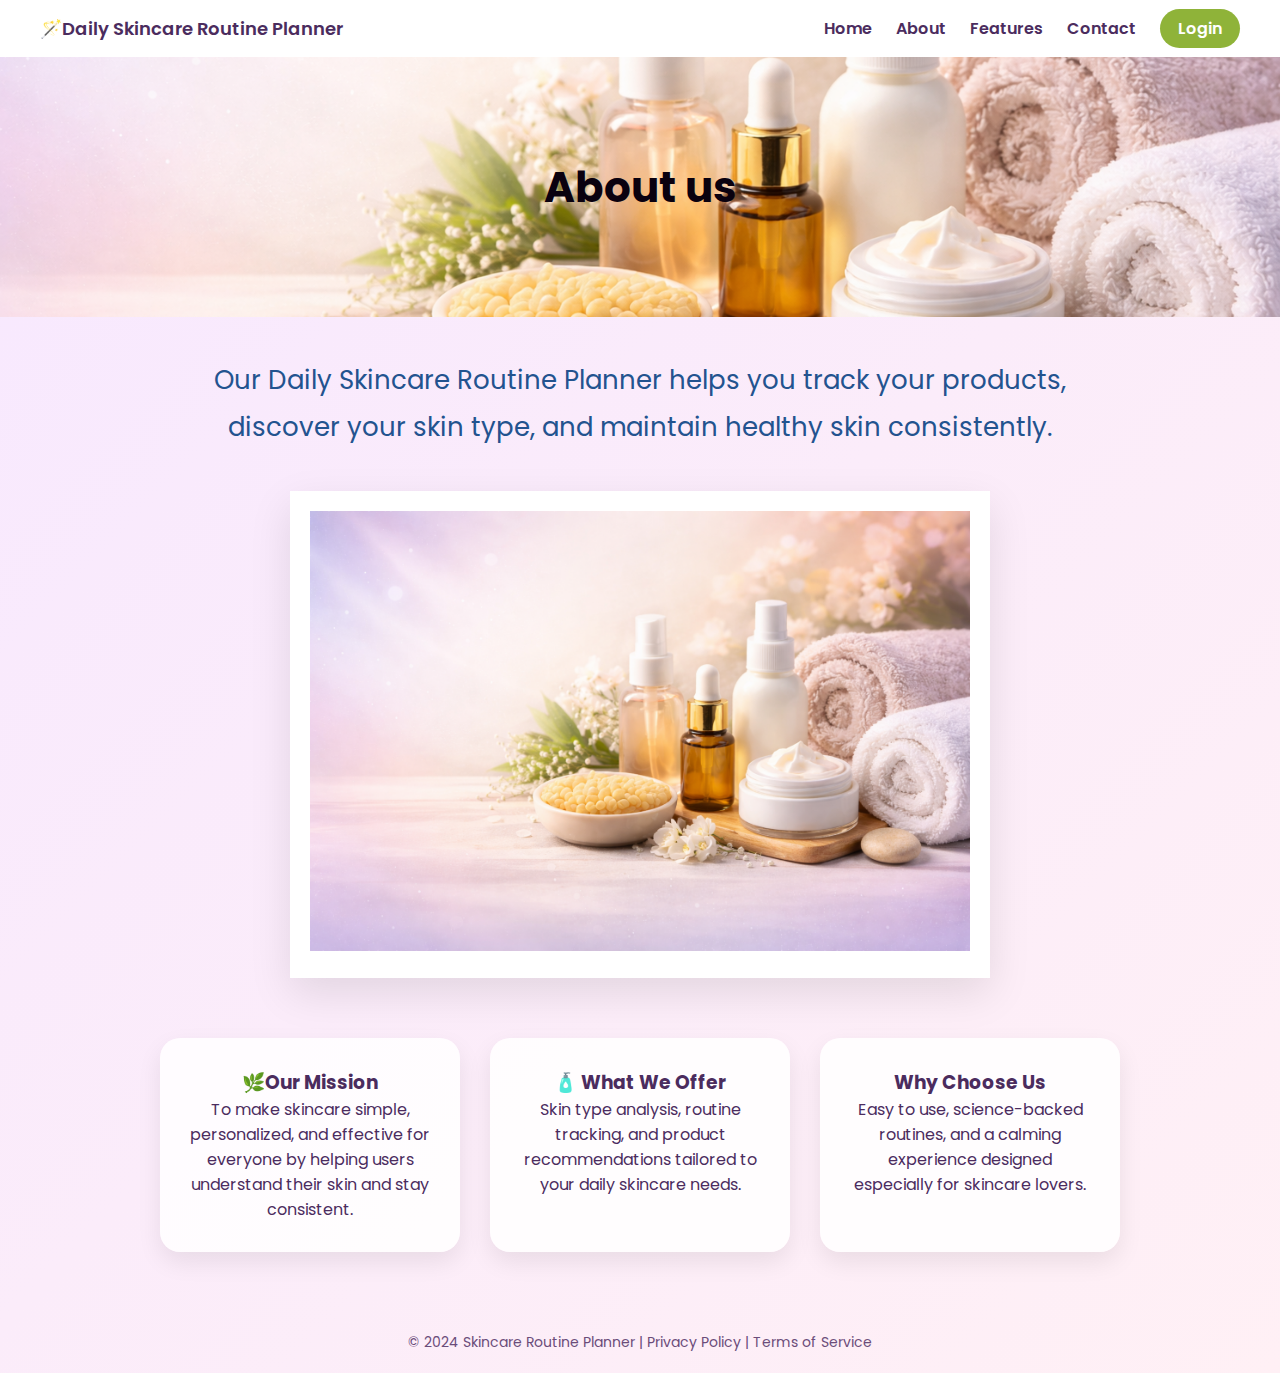
<file: about.html>
<!DOCTYPE html>
<html lang="en">
<head>
    <meta charset="UTF-8">
    <meta name="viewport" content="width=device-width, initial-scale=1.0">
    <title>About skincare</title>
     <link href="https://fonts.googleapis.com/css2?family=Poppins:wght@300;400;600&display=swap" rel="stylesheet">
<style>
    * {
    margin: 0;
    padding: 0;
    box-sizing: border-box;
    font-family: 'Poppins', sans-serif;
}

body {
    background: linear-gradient(135deg, #f7e8ff, #fff0f5);
    color: #4b2c5e;
}

/* HEADER */
header {
    background: #ffffff;
    padding: 15px 40px;
    display: flex;
    justify-content: space-between;
    align-items: center;
    box-shadow: 0 4px 15px rgba(0,0,0,0.05);
}

.logo {
    font-weight: 600;
    font-size: 18px;
}

nav a {
    margin-left: 20px;
    text-decoration: none;
    color: #4b2c5e;
    font-weight: 600;
}

nav a:hover {
    color: #8e44ad;
    background-color: rgba(142, 68, 173, 0.12);
    padding: 6px 12px;
    border-radius: 12px;
}

.login-btn {
    background: #8fb339;
    color: white;
    padding: 8px 18px;
    border-radius: 20px;
}


 .about-hero{
            height:260px;
            

            display:flex;
            align-items:center;
            justify-content:center;

            background-image:
               
                url("skincare.png");

            background-size:cover;
            background-position:center;
        }

         .about-hero h1{
            font-size:42px;
            padding:16px 45px;
            border-radius:35px;
            color:#0a010f;
        }

        
        .about-content{
            max-width:900px;
            margin:40px auto;
            text-align:center;
            padding:0 20px;
        }

        .about-content p{
            font-size:26px;
            color:#23538f;
            line-height:1.8;
            margin-bottom:40px;
        }



.about-card {
    max-width: 700px;
    margin: auto;
    background: white;
    padding: 20px;
    
    box-shadow: 0 15px 40px rgba(0,0,0,0.1);
}

.about-card img {
    width: 100%;

}

.about-extra{
    display:flex;
    justify-content: center;
    gap: 30px;
    padding:60px 40px;
    flex-wrap: wrap;
}

.extra-box{
      background: rgba(255,255,255,0.85);
      padding: 30px;
      border-radius: 20px;
       max-width: 300px;
    box-shadow: 0 10px 25px rgba(0,0,0,0.08);
    text-align: center;
}
footer {
    text-align: center;
    padding: 20px;
    font-size: 14px;
    color: #6b4c7a;
}

</style>
    </head>
<body>
    <header>
<div class="logo">🪄Daily Skincare Routine Planner</div>
<nav>
    <a href="index.html">Home  </a>
    <a href="about.html">About</a>
    <a href="features.html">Features</a>
    <a href="contact.html">Contact</a>
    <a href="Login.php" class="login-btn">Login</a>
</nav>
    </header>

    <section class="about-hero">
        <h1>About us</h1>
        </section>
        <section class="about-content">
        <p>Our Daily Skincare Routine Planner helps you track your products, discover your skin type, and maintain healthy skin consistently.</p>
    </section>


    <div  class="about-card">
   <img src="skincare.png" alt="image not found">
    </div>


    <section class="about-extra">
        <div class="extra-box">
            <h3> 🌿Our Mission</h3>
            <p>To make skincare simple, personalized, and effective for everyone
            by helping users understand their skin and stay consistent.</p>
        </div>

        <div class="extra-box">
        <h3>🧴 What We Offer</h3>
        <p>
            Skin type analysis, routine tracking, and product recommendations
            tailored to your daily skincare needs.
        </p>
    </div>

    <div class="extra-box">
        <h3> Why Choose Us</h3>
        <p> Easy to use, science-backed routines, and a calming experience
            designed especially for skincare lovers.</p>
    </div>
    </section>


    <footer>
     © 2024 Skincare Routine Planner | Privacy Policy | Terms of Service
</footer>
</body>
</html>
</file>
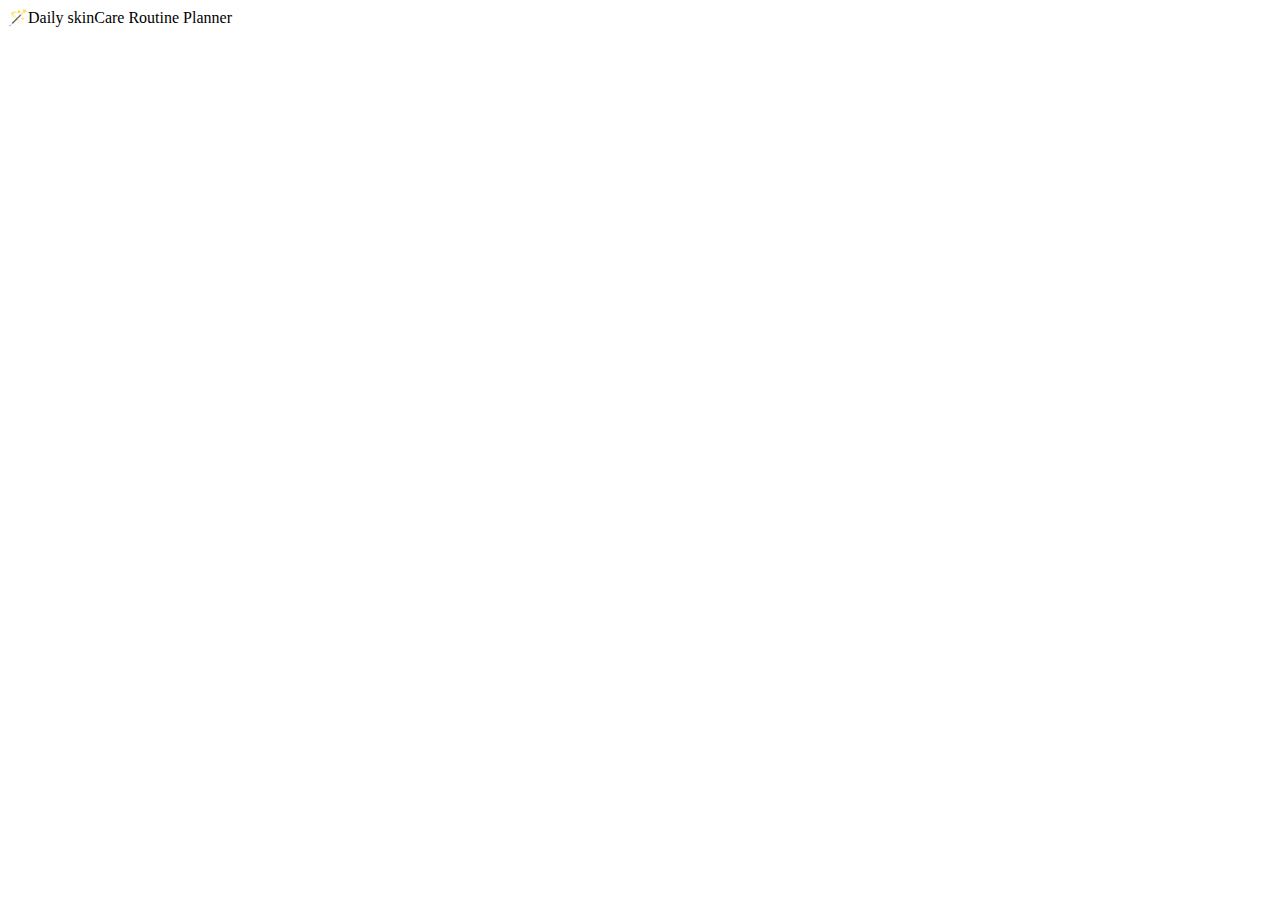
<file: contact.html>
<!DOCTYPE html>
<html lang="en">
<head>
    <meta charset="UTF-8">
    <meta name="viewport" content="width=device-width, initial-scale=1.0">
    <title>contact skincare</title>
</head>
<body>
    <header>
        <div class="logo">🪄Daily skinCare Routine Planner</div>
        <nav></nav>
    </header>
</body>
</html>
</file>
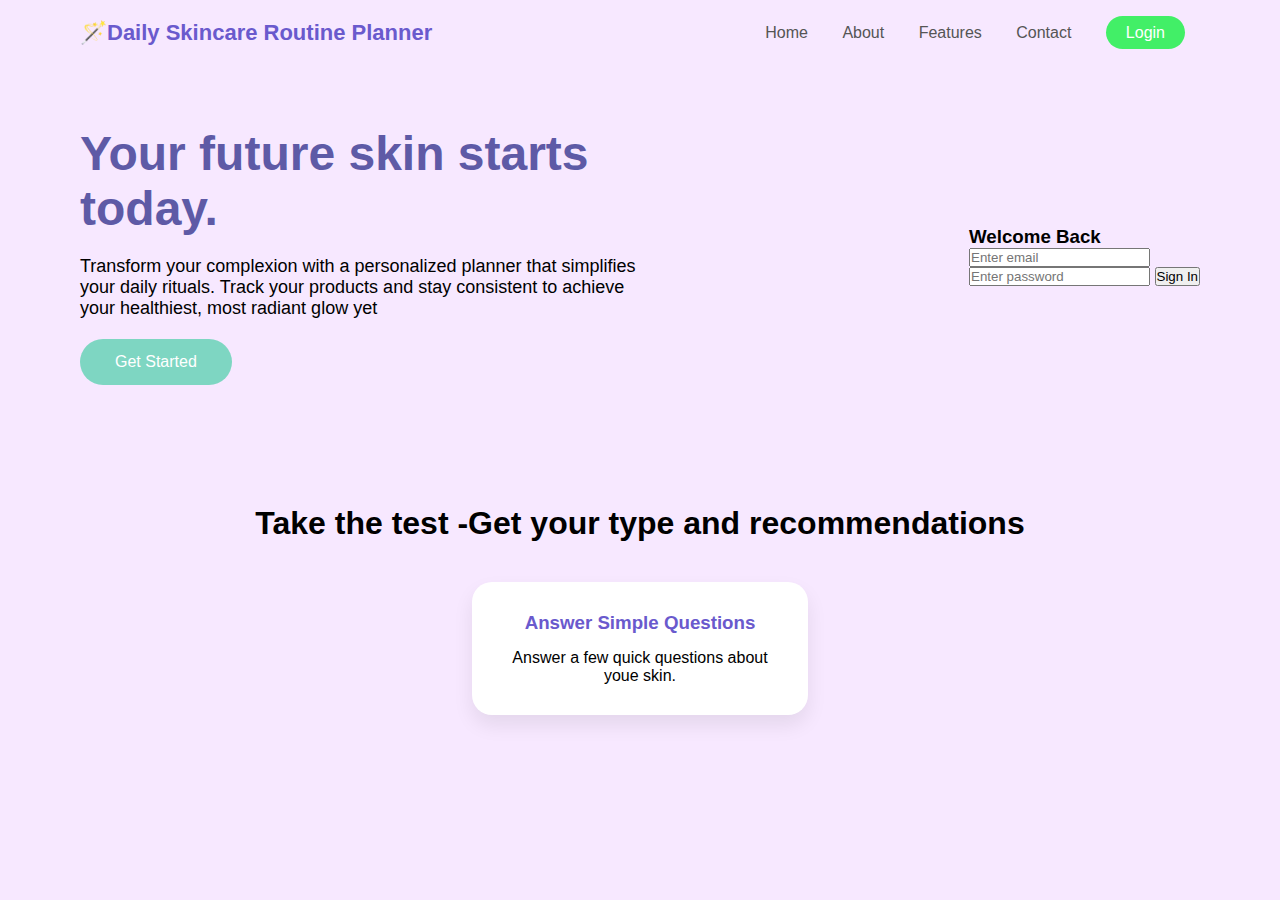
<file: landingpage.html>
<!DOCTYPE html>
<html lang="en">
<head>
    <meta charset="UTF-8">
    <meta name="viewport" content="width=device-width, initial-scale=1.0">
    <title>Daily skincare routine planner</title>

    <style>
*{
    margin:0;
    padding:0;
    box-sizing:border-box;
    font-family:'poppins', sans-serif;
}
body{
    background-color:#f7e8ff;
    color:black;
}

header{
    display:flex;
    justify-content:space-between;
    align-items: center;
    padding:20px 80px;
}

.logo{
    font-size:22px;
    font-weight:600;
    color:#6a5acd;
}
nav a{
    margin:0 15px;
    text-decoration: none;
    color: #555;
}
.login-btn{
    background-color:#42ef67;
    padding: 8px 20px;
    border-radius: 20px;
    color:white;
}

.hero{
    display:flex;
    justify-content:  space-between;
    align-items: center;
    padding:60px 80px;
}
.hero2{
 width:50%;
}

.hero2 h1{
    font-size:48px;
    color:#5e5aa6
}

.hero2 p{
    margin:20px 0;
    font-size:18px;

}

.hero2 button{
    padding:14px 35px;
    background-color:#7ed6c2;
    border:none;
    border-radius:30px;
    font-size:16px;
    color:white;
    cursor:pointer;
}

.login-card{
    width:350px;
    background-color:white;
    padding:30px;
    border-radius: 20px;
    
}

.login-card h3{
    text-align:center;
    margin-bottom:20px;
}

.login-card input{
    width:100%;
    padding:12px;
    margin:10px 0;
    border:1px solid #ddd;
    border-radius:8px;
     box-shadow:0 10px 25px rgba(0,0,0,0.1)
}
.login-card button{
    width:100%;
    padding:12px;
    background:#7ed6c2;
    border:none;
    border-radius:25px;
    color:white;
    font-size:16px;
}

.steps{
    text-align: center;
    padding:60px 80px;
}
.steps h2{
    font-size:32px;
    margin-bottom:40px;
}
.step-box{
    display:flex;
    justify-content:space-around;
}

.step{
    background:white;
    width:30%;
    padding:30px;
    border-radius:20px;
    box-shadow:0 10px 20px rgba(0,0,0,0.08);
}

.step h3{
    margin-bottom:15px;
    color:#6a5acd;
}

.start-btn{
    margin-top:40px;
    padding:14px 40px;
    background:#7ed6c2;
    border:none;
    border-radius:30px;
    color:white;
    font-size:16px;
}
    </style>
</head>
<body>
    

    <header>
        <div class="logo">🪄Daily Skincare Routine Planner</div>

    <nav>
        <a href="#">Home</a>
        <a href="#">About</a>
        <a href="#">Features</a>
        <a href="#">Contact</a>
        <a href="Login.php" class="login-btn">Login</a>
    </nav>
    </header>


    <section class="hero">
<div class="hero2">
     <h1>Your future skin starts today.</h1>
     <p>Transform your complexion with a personalized planner that simplifies your daily rituals.
         Track your products and stay consistent to achieve your healthiest,  most radiant glow yet</p>
         <button>Get Started</button>
</div>

<div class="login-Card">
<h3>Welcome Back</h3>
<input type="email" placeholder="Enter email"><br>
<input type="password" placeholder="Enter password">
<button>Sign In</button>
</div>
    </section>


    <section class="steps">
        <h2>Take the test -Get your type and recommendations</h2>
           
        <div class="step-box">
            <div class="step">
                <h3>Answer Simple Questions</h3>
                <p>Answer a few quick questions about youe skin.</p>
            </div>
            
        </div>
    </section>


</body>
</html>
</file>
